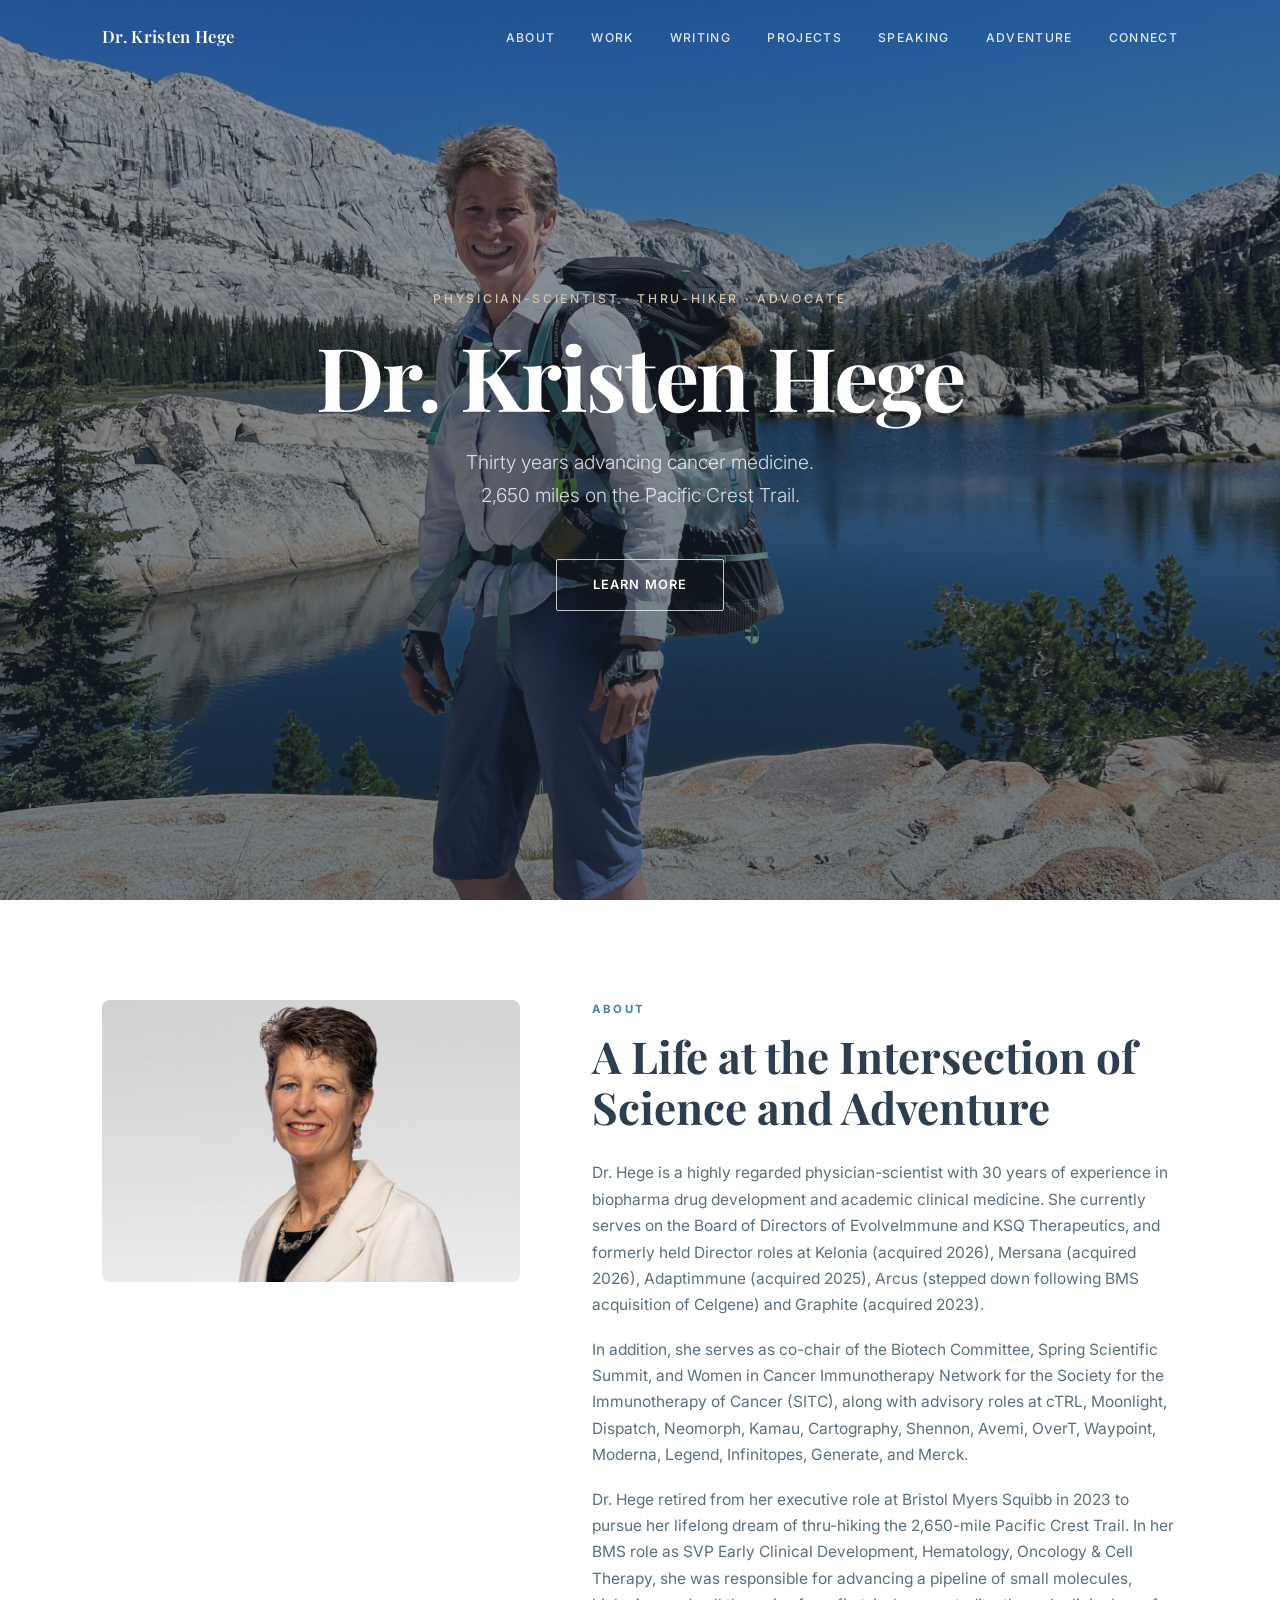
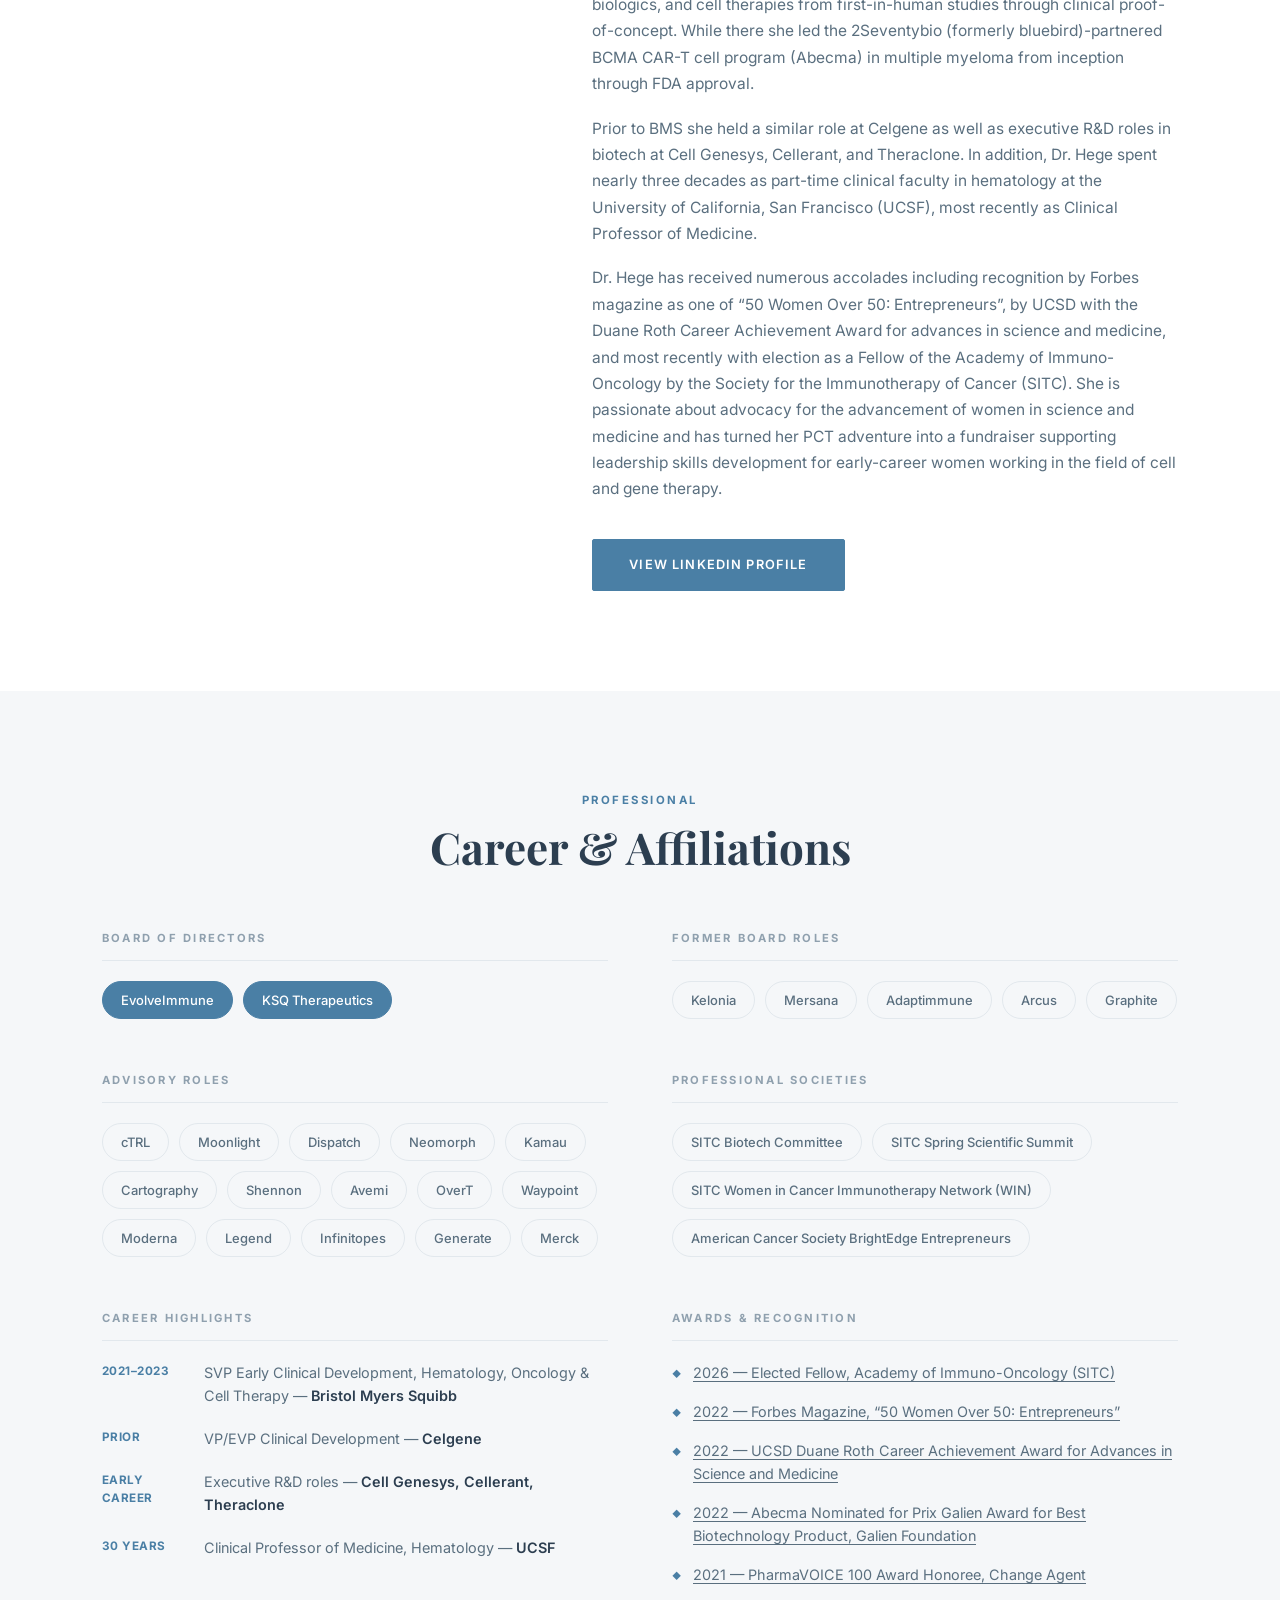
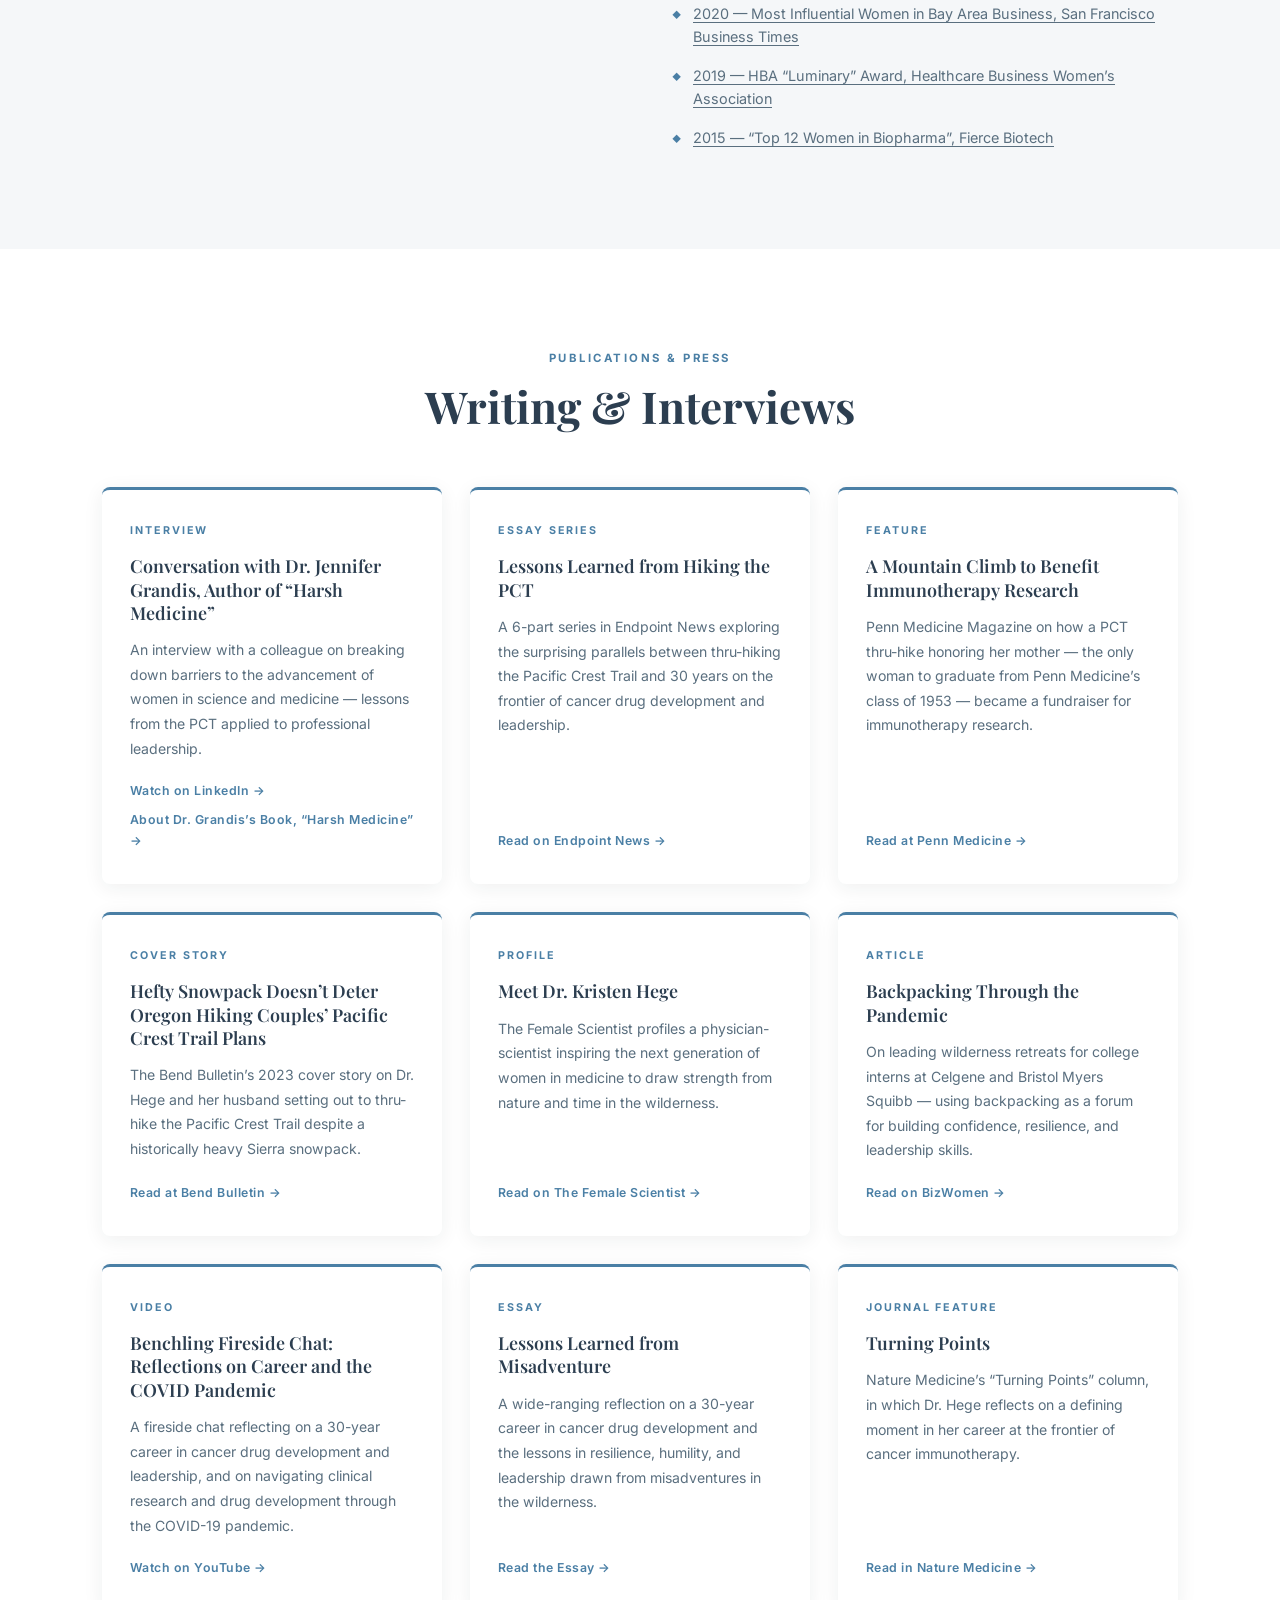
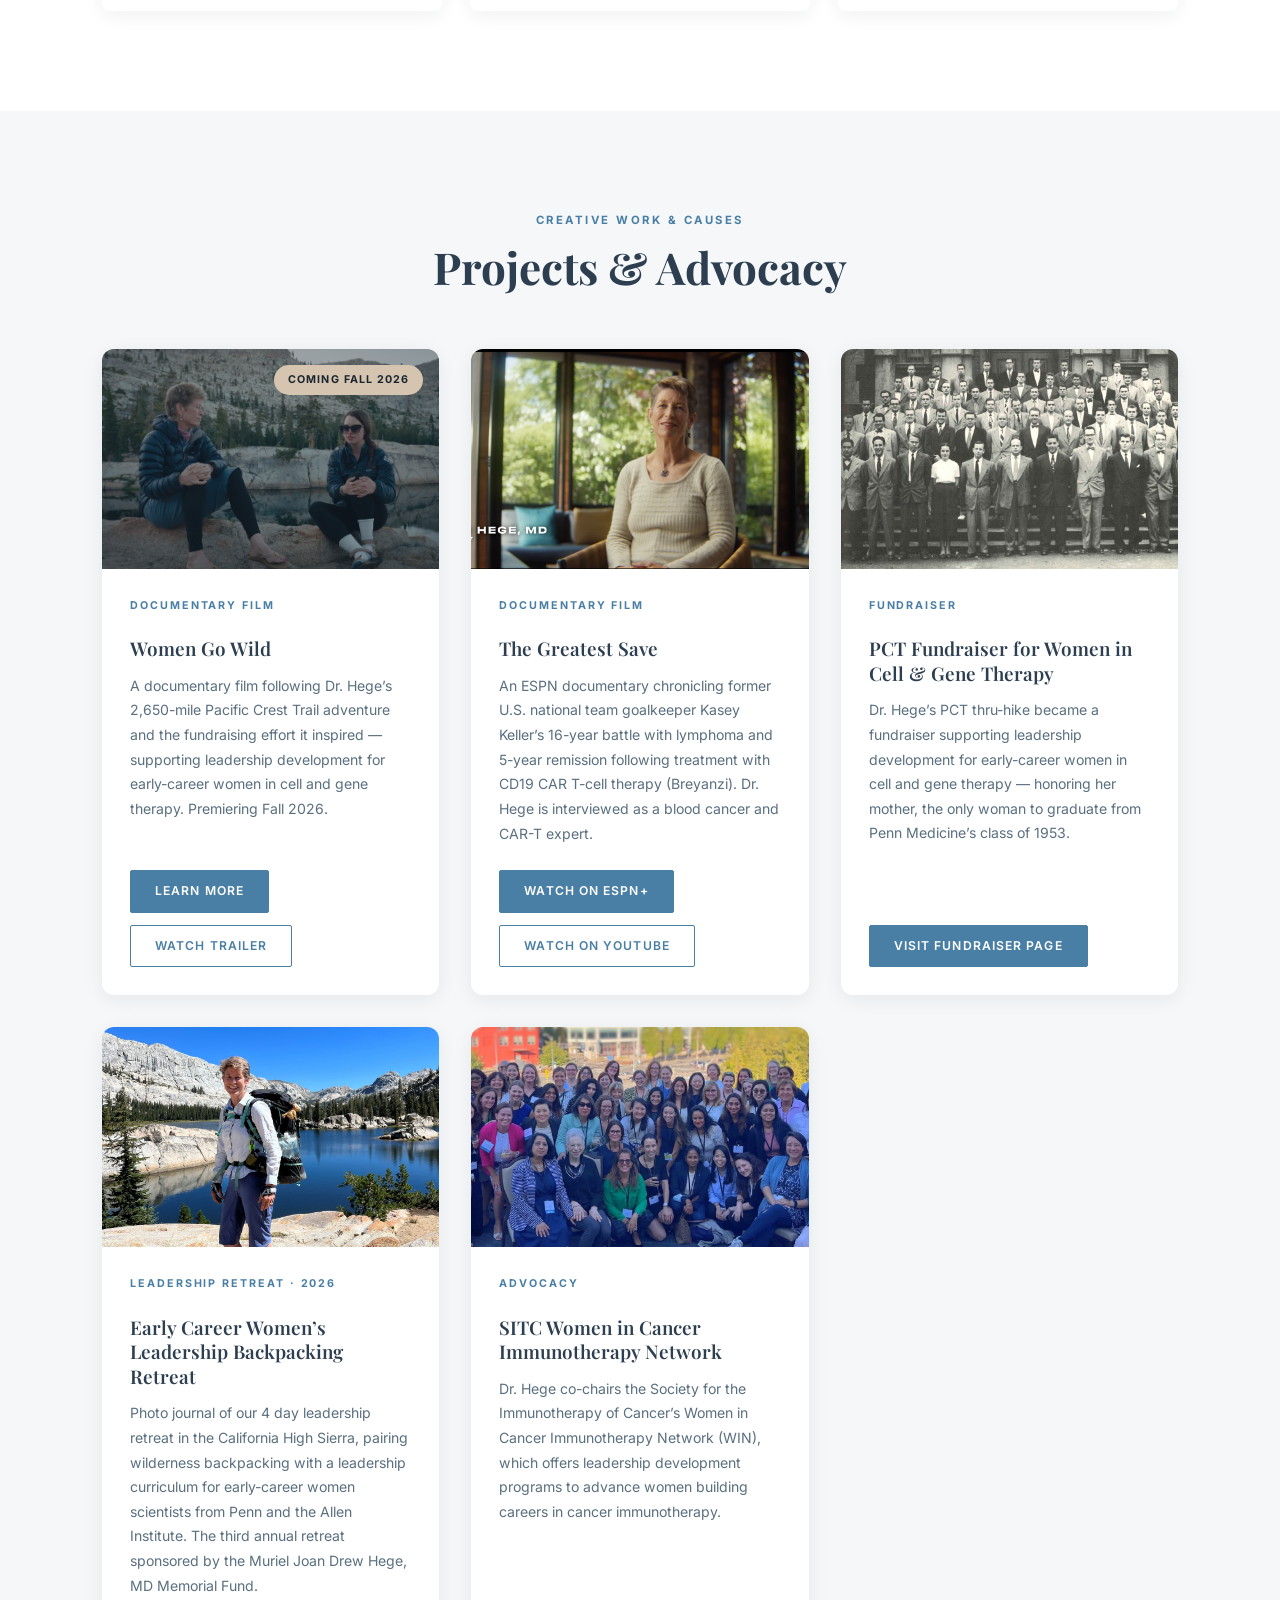
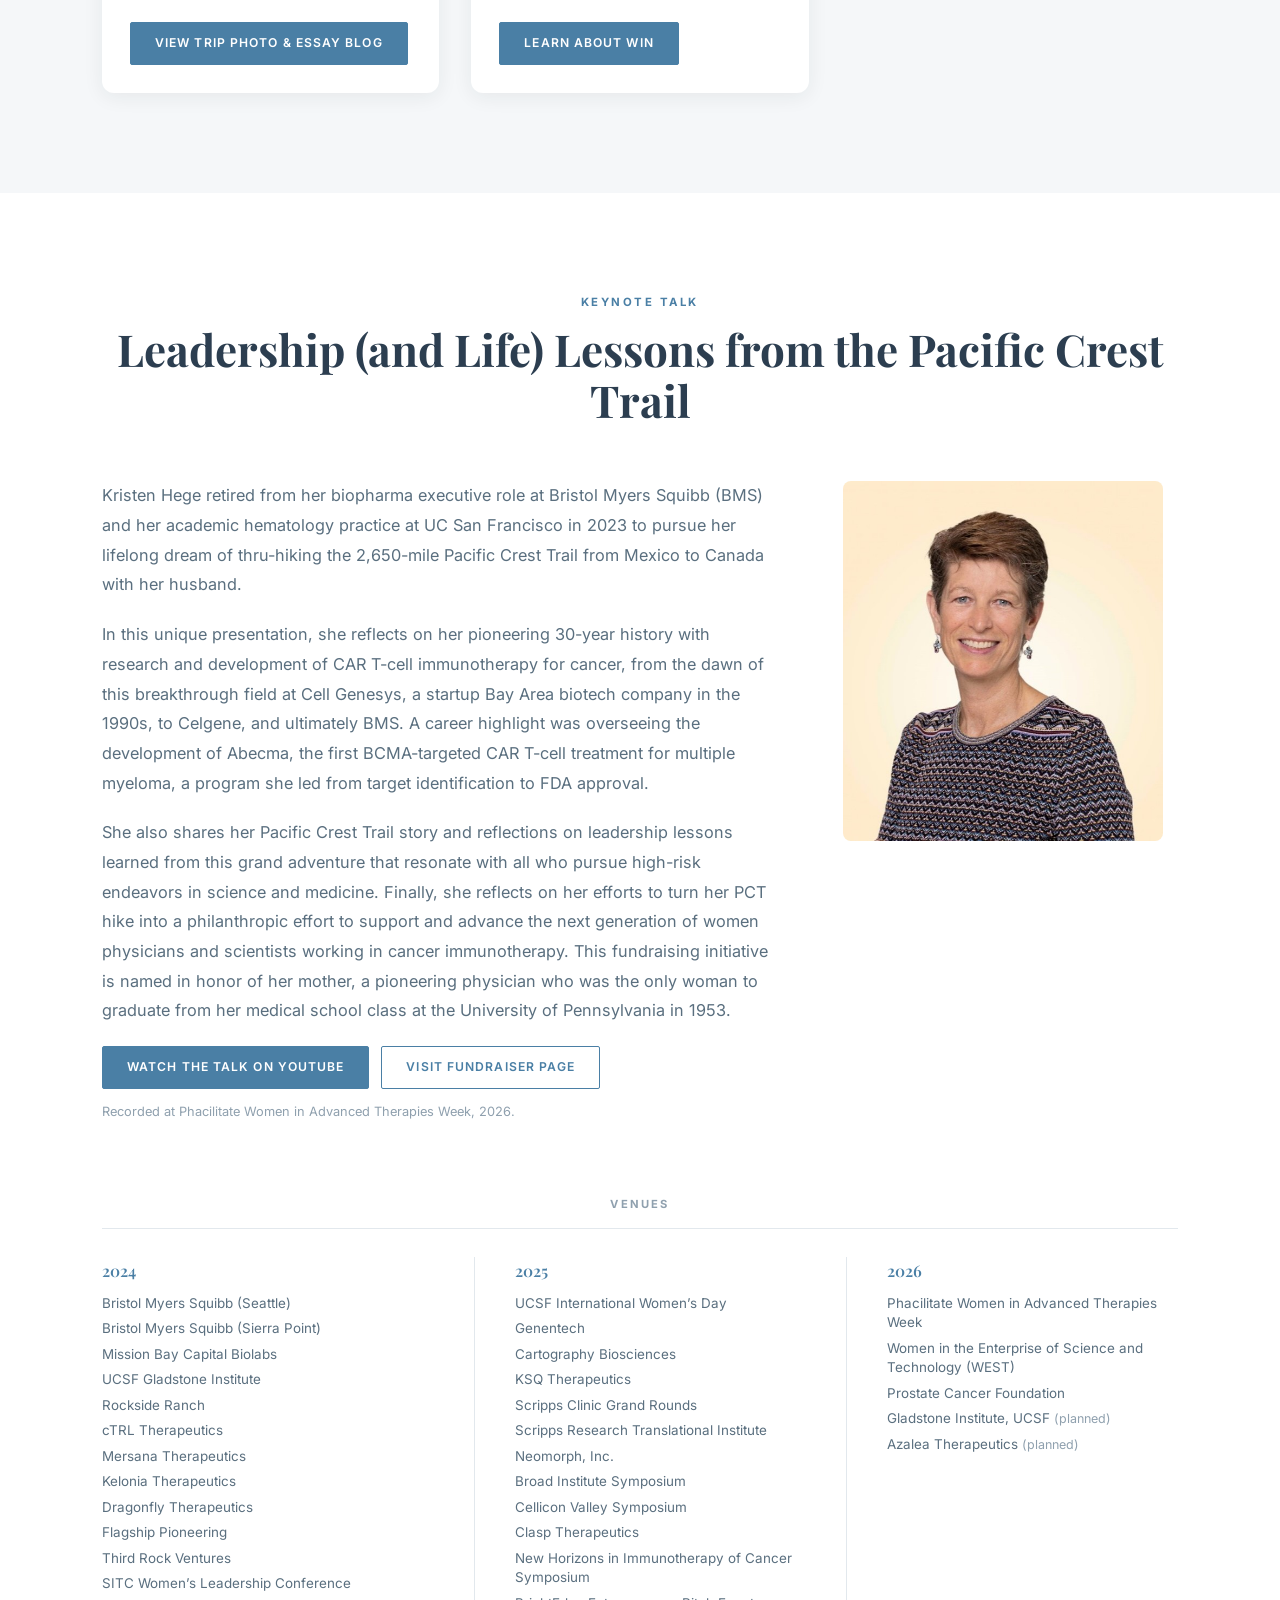
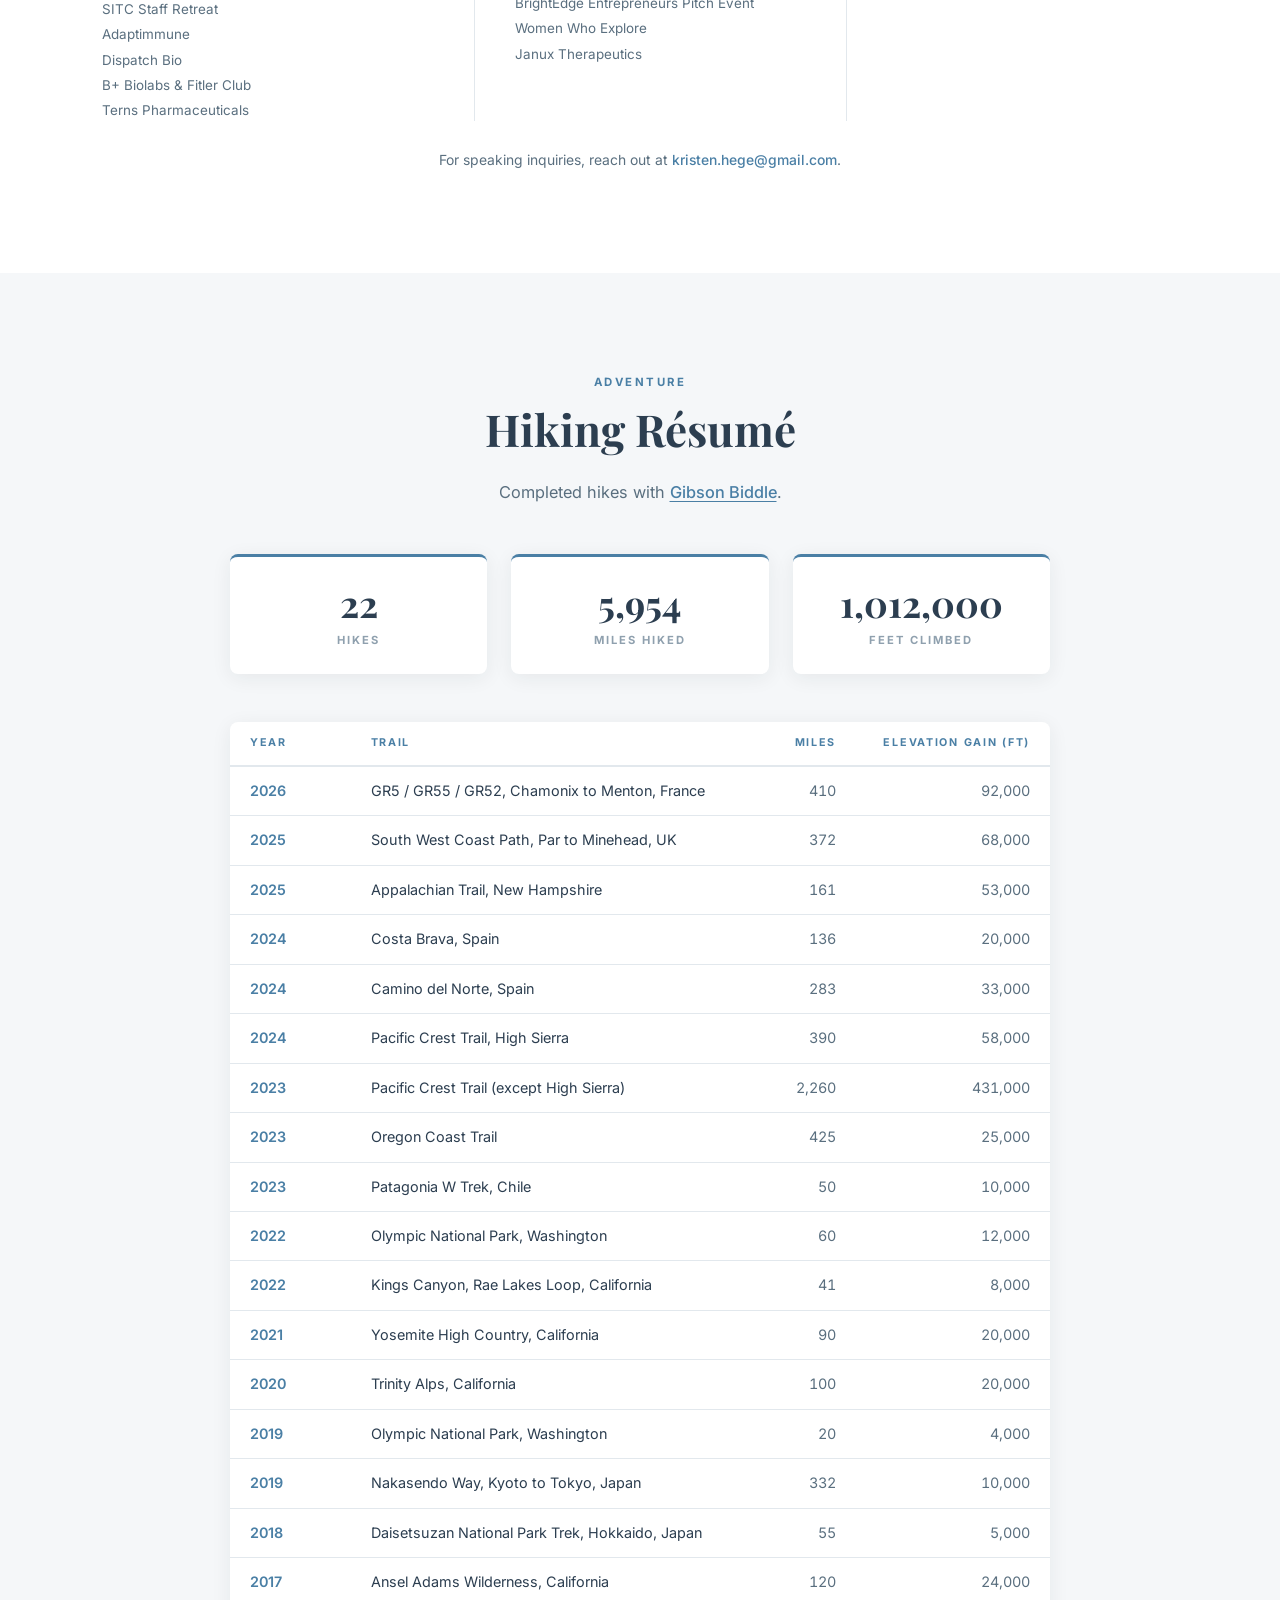
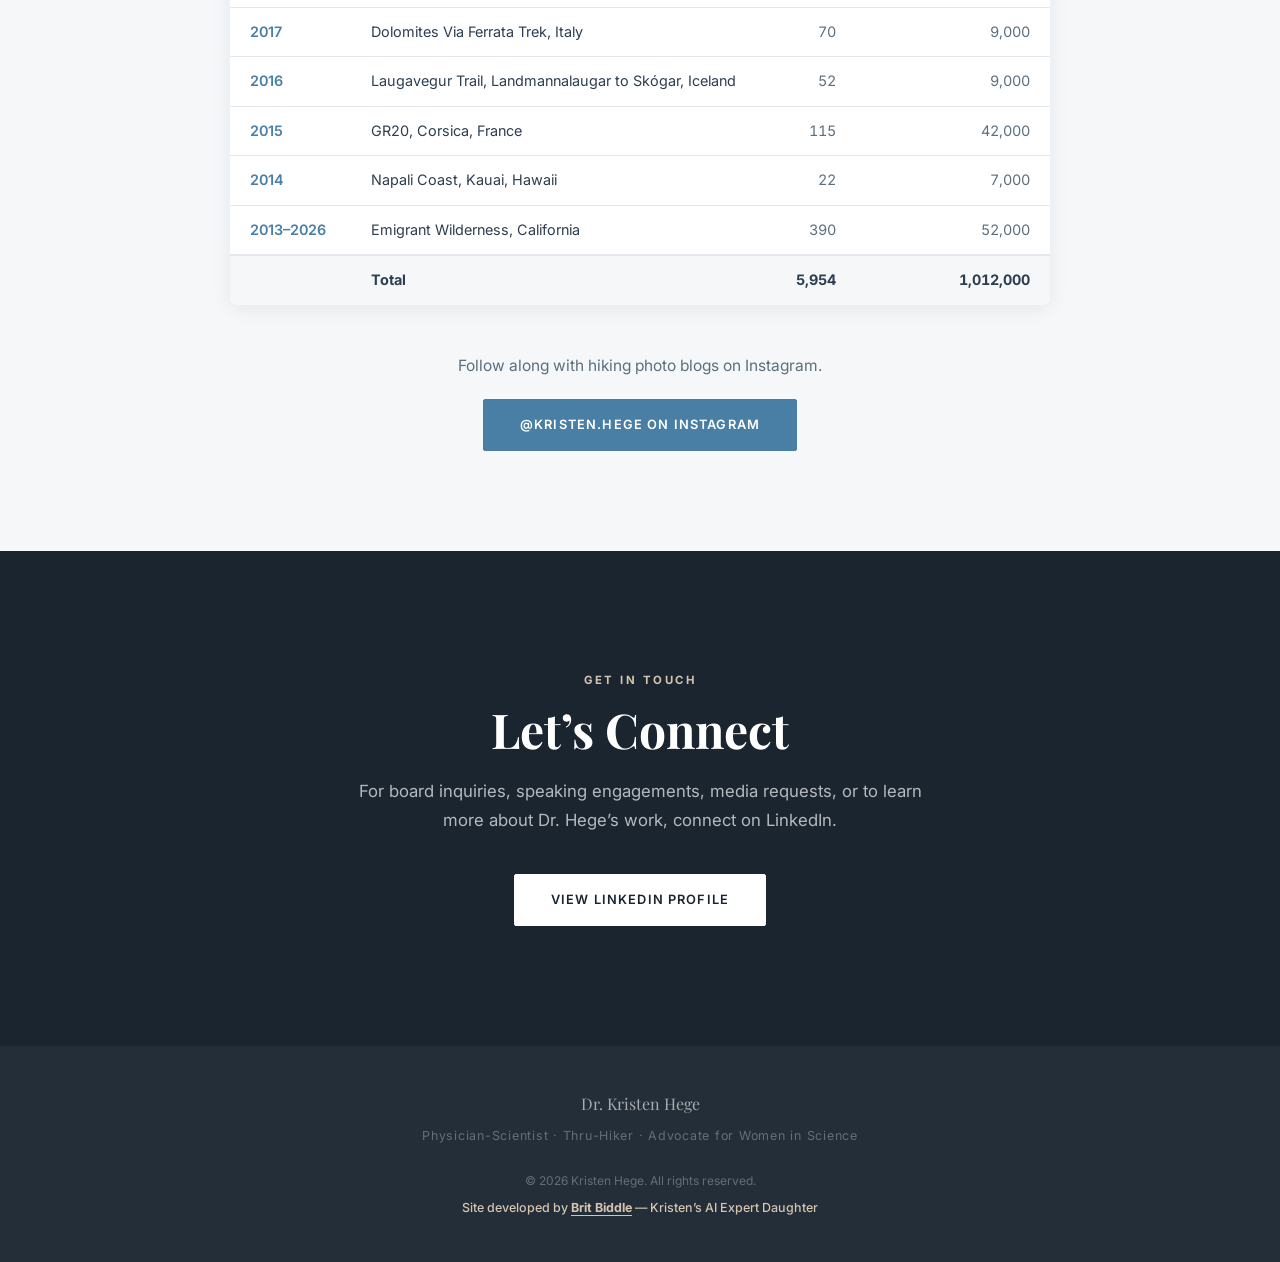
<file: index.html>
<!DOCTYPE html>
<html lang="en">
<head>
  <meta charset="UTF-8">
  <meta name="viewport" content="width=device-width, initial-scale=1.0">
  <title>Dr. Kristen Hege, MD — Physician-Scientist, Biotech Board Director &amp; Thru-Hiker</title>
  <meta name="description" content="Dr. Kristen Hege, MD: physician-scientist and biotech board director with 30 years in cancer drug development, thru-hiker, and advocate for women in science.">
  <link rel="canonical" href="https://kristenhegemd.com/">
  <meta property="og:type" content="profile">
  <meta property="og:url" content="https://kristenhegemd.com/">
  <meta property="og:site_name" content="Dr. Kristen Hege">
  <meta property="og:title" content="Dr. Kristen Hege, MD">
  <meta property="og:description" content="Physician-scientist, biotech board director, Pacific Crest Trail thru-hiker, and advocate for women in science and medicine.">
  <meta property="og:image" content="https://kristenhegemd.com/images/kristen-hege-hero-1-920x620.jpg">
  <meta property="og:image:width" content="920">
  <meta property="og:image:height" content="620">
  <meta property="og:image:alt" content="Dr. Kristen Hege">
  <meta property="profile:first_name" content="Kristen">
  <meta property="profile:last_name" content="Hege">
  <meta name="twitter:card" content="summary_large_image">
  <meta name="twitter:title" content="Dr. Kristen Hege, MD">
  <meta name="twitter:description" content="Physician-scientist, biotech board director, Pacific Crest Trail thru-hiker, and advocate for women in science and medicine.">
  <meta name="twitter:image" content="https://kristenhegemd.com/images/kristen-hege-hero-1-920x620.jpg">
  <script type="application/ld+json">
  {
    "@context": "https://schema.org",
    "@type": "Person",
    "@id": "https://kristenhegemd.com/#person",
    "name": "Kristen Hege",
    "honorificPrefix": "Dr.",
    "honorificSuffix": "MD",
    "url": "https://kristenhegemd.com/",
    "image": "https://kristenhegemd.com/images/kristen-hege-hero-1-920x620.jpg",
    "jobTitle": "Physician-Scientist and Biotech Board Director",
    "description": "Physician-scientist with 30 years of experience in biopharma drug development and academic clinical medicine, former SVP Early Clinical Development at Bristol Myers Squibb, Pacific Crest Trail thru-hiker, and advocate for women in science and medicine.",
    "knowsAbout": ["Cancer immunotherapy", "CAR T-cell therapy", "Hematology", "Oncology drug development", "Clinical development", "Leadership", "Thru-hiking"],
    "memberOf": {
      "@type": "Organization",
      "name": "Society for Immunotherapy of Cancer",
      "url": "https://www.sitcancer.org/"
    },
    "award": [
      "Fellow, Academy of Immuno-Oncology, Society for Immunotherapy of Cancer (2026)",
      "Forbes 50 Women Over 50: Entrepreneurs (2022)",
      "UCSD Duane Roth Career Achievement Award (2022)",
      "HBA Luminary Award, Healthcare Businesswomen's Association (2019)"
    ],
    "sameAs": [
      "https://www.linkedin.com/in/kristen-hege-15aa203/",
      "https://www.instagram.com/kristen.hege/",
      "https://www.forbes.com/profile/kristen-hege/"
    ]
  }
  </script>
  <link rel="preconnect" href="https://fonts.googleapis.com">
  <link rel="preconnect" href="https://fonts.gstatic.com" crossorigin>
  <link href="https://fonts.googleapis.com/css2?family=Playfair+Display:ital,wght@0,400;0,600;0,700;1,400&family=Inter:wght@300;400;500;600&display=swap" rel="stylesheet">
  <link rel="stylesheet" href="style.css">
</head>
<body>

  <!-- NAV -->
  <nav class="nav" id="nav">
    <div class="nav-inner">
      <a href="#hero" class="nav-brand">Dr. Kristen Hege</a>
      <button class="nav-toggle" id="navToggle" aria-label="Toggle navigation">
        <span class="hamburger-line"></span>
        <span class="hamburger-line"></span>
        <span class="hamburger-line"></span>
      </button>
      <ul class="nav-links" id="navLinks">
        <li><a href="#about">About</a></li>
        <li><a href="#career">Work</a></li>
        <li><a href="#writing">Writing</a></li>
        <li><a href="#projects">Projects</a></li>
        <li><a href="#speaking">Speaking</a></li>
        <li><a href="#adventure">Adventure</a></li>
        <li><a href="#connect">Connect</a></li>
      </ul>
    </div>
  </nav>

  <!-- HERO -->
  <section class="hero" id="hero">
    <div class="hero-content">
      <p class="hero-eyebrow">Physician-Scientist &middot; Thru-Hiker &middot; Advocate</p>
      <h1 class="hero-name">Dr. Kristen Hege</h1>
      <p class="hero-tagline">Thirty years advancing cancer medicine.<br>2,650 miles on the Pacific Crest Trail.</p>
      <a href="#about" class="btn btn-outline">Learn More</a>
    </div>
  </section>

  <!-- ABOUT -->
  <section class="section" id="about">
    <div class="container">
      <div class="about-grid">
        <div class="about-photo-wrap">
          <img class="about-photo" src="images/kristen-hege-hero-1-920x620.jpg" alt="Dr. Kristen Hege">
        </div>
        <div class="about-body">
          <p class="section-label">About</p>
          <h2 class="section-title">A Life at the Intersection of Science and Adventure</h2>
          <div class="about-text">
            <p>Dr. Hege is a highly regarded physician-scientist with 30 years of experience in biopharma drug development and academic clinical medicine. She currently serves on the Board of Directors of EvolveImmune and KSQ Therapeutics, and formerly held Director roles at Kelonia (acquired 2026), Mersana (acquired 2026), Adaptimmune (acquired 2025), Arcus (stepped down following BMS acquisition of Celgene) and Graphite (acquired 2023).</p>
            <p>In addition, she serves as co-chair of the Biotech Committee, Spring Scientific Summit, and Women in Cancer Immunotherapy Network for the Society for the Immunotherapy of Cancer (SITC), along with advisory roles at cTRL, Moonlight, Dispatch, Neomorph, Kamau, Cartography, Shennon, Avemi, OverT, Waypoint, Moderna, Legend, Infinitopes, Generate, and Merck.</p>
            <p>Dr. Hege retired from her executive role at Bristol Myers Squibb in 2023 to pursue her lifelong dream of thru-hiking the 2,650-mile Pacific Crest Trail. In her BMS role as SVP Early Clinical Development, Hematology, Oncology &amp; Cell Therapy, she was responsible for advancing a pipeline of small molecules, biologics, and cell therapies from first-in-human studies through clinical proof-of-concept. While there she led the 2Seventybio (formerly bluebird)-partnered BCMA CAR-T cell program (Abecma) in multiple myeloma from inception through FDA approval.</p>
            <p>Prior to BMS she held a similar role at Celgene as well as executive R&amp;D roles in biotech at Cell Genesys, Cellerant, and Theraclone. In addition, Dr. Hege spent nearly three decades as part-time clinical faculty in hematology at the University of California, San Francisco (UCSF), most recently as Clinical Professor of Medicine.</p>
            <p>Dr. Hege has received numerous accolades including recognition by Forbes magazine as one of &#8220;50 Women Over 50: Entrepreneurs&#8221;, by UCSD with the Duane Roth Career Achievement Award for advances in science and medicine, and most recently with election as a Fellow of the Academy of Immuno-Oncology by the Society for the Immunotherapy of Cancer (SITC). She is passionate about advocacy for the advancement of women in science and medicine and has turned her PCT adventure into a fundraiser supporting leadership skills development for early-career women working in the field of cell and gene therapy.</p>
          </div>
          <a href="https://www.linkedin.com/in/kristen-hege-15aa203/" target="_blank" rel="noopener" class="btn btn-primary">View LinkedIn Profile</a>
        </div>
      </div>
    </div>
  </section>

  <!-- CAREER -->
  <section class="section section-alt" id="career">
    <div class="container">
      <p class="section-label section-label-center">Professional</p>
      <h2 class="section-title section-title-center">Career &amp; Affiliations</h2>
      <div class="career-grid">

        <div class="career-block">
          <h3 class="career-block-title">Board of Directors</h3>
          <div class="pill-group">
            <a class="pill pill-accent" href="https://evolveimmune.com/" target="_blank" rel="noopener">EvolveImmune</a>
            <a class="pill pill-accent" href="https://ksqtx.com/" target="_blank" rel="noopener">KSQ Therapeutics</a>
          </div>
        </div>

        <div class="career-block">
          <h3 class="career-block-title">Former Board Roles</h3>
          <div class="pill-group">
            <a class="pill" href="https://keloniatx.com/" target="_blank" rel="noopener">Kelonia</a>
            <a class="pill" href="https://www.linkedin.com/company/mersana-therapeutics/" target="_blank" rel="noopener">Mersana</a>
            <a class="pill" href="https://www.adaptimmune.com/" target="_blank" rel="noopener">Adaptimmune</a>
            <a class="pill" href="https://arcusbio.com/" target="_blank" rel="noopener">Arcus</a>
            <a class="pill" href="https://www.biospace.com/employer/2232534/graphite-bio" target="_blank" rel="noopener">Graphite</a>
          </div>
        </div>

        <div class="career-block">
          <h3 class="career-block-title">Advisory Roles</h3>
          <div class="pill-group">
            <a class="pill" href="https://www.ctrl-tx.com/" target="_blank" rel="noopener">cTRL</a>
            <a class="pill" href="https://moonlightbio.us/" target="_blank" rel="noopener">Moonlight</a>
            <a class="pill" href="https://dispatchbio.com/" target="_blank" rel="noopener">Dispatch</a>
            <a class="pill" href="https://www.neomorph.com/" target="_blank" rel="noopener">Neomorph</a>
            <a class="pill" href="https://kamautx.com/" target="_blank" rel="noopener">Kamau</a>
            <a class="pill" href="https://cartography.bio/" target="_blank" rel="noopener">Cartography</a>
            <a class="pill" href="https://www.shennonbio.com/" target="_blank" rel="noopener">Shennon</a>
            <a class="pill" href="https://www.avemibio.com/" target="_blank" rel="noopener">Avemi</a>
            <a class="pill" href="https://www.overt.bio/" target="_blank" rel="noopener">OverT</a>
            <a class="pill" href="https://www.waypointbio.com/" target="_blank" rel="noopener">Waypoint</a>
            <a class="pill" href="https://www.moderna.com/" target="_blank" rel="noopener">Moderna</a>
            <a class="pill" href="https://legendbiotech.com/" target="_blank" rel="noopener">Legend</a>
            <a class="pill" href="https://www.infinitopes.com/" target="_blank" rel="noopener">Infinitopes</a>
            <a class="pill" href="https://generatebiomedicines.com/" target="_blank" rel="noopener">Generate</a>
            <a class="pill" href="https://www.merck.com/" target="_blank" rel="noopener">Merck</a>
          </div>
        </div>

        <div class="career-block">
          <h3 class="career-block-title">Professional Societies</h3>
          <div class="pill-group">
            <a class="pill" href="https://www.sitcancer.org/get-involved/communities/community-home?CommunityKey=d3c43c62-4eb6-4321-99e5-018d6604151e" target="_blank" rel="noopener">SITC Biotech Committee</a>
            <a class="pill" href="https://www.sitcancer.org/edu/2027-spring-scientific" target="_blank" rel="noopener">SITC Spring Scientific Summit</a>
            <a class="pill" href="https://www.sitcancer.org/career-development/win" target="_blank" rel="noopener">SITC Women in Cancer Immunotherapy Network (WIN)</a>
            <a class="pill" href="https://acsbrightedge.org/our-impact/" target="_blank" rel="noopener">American Cancer Society BrightEdge Entrepreneurs</a>
          </div>
        </div>

        <div class="career-block">
          <h3 class="career-block-title">Career Highlights</h3>
          <ul class="career-timeline">
            <li>
              <span class="timeline-year">2021–2023</span>
              <span class="timeline-role">SVP Early Clinical Development, Hematology, Oncology &amp; Cell Therapy &mdash; <strong>Bristol Myers Squibb</strong></span>
            </li>
            <li>
              <span class="timeline-year">Prior</span>
              <span class="timeline-role">VP/EVP Clinical Development &mdash; <strong>Celgene</strong></span>
            </li>
            <li>
              <span class="timeline-year">Early career</span>
              <span class="timeline-role">Executive R&amp;D roles &mdash; <strong>Cell Genesys, Cellerant, Theraclone</strong></span>
            </li>
            <li>
              <span class="timeline-year">30 years</span>
              <span class="timeline-role">Clinical Professor of Medicine, Hematology &mdash; <strong>UCSF</strong></span>
            </li>
          </ul>
        </div>

        <div class="career-block">
          <h3 class="career-block-title">Awards &amp; Recognition</h3>
          <ul class="awards-list">
            <li class="award-item">
              <span class="award-icon">&#9670;</span>
              <a class="award-link" href="https://www.prnewswire.com/news-releases/sitc-announces-2026-class-of-fellows-to-the-academy-of-immuno-oncology-302852945.html" target="_blank" rel="noopener">2026 &mdash; Elected Fellow, Academy of Immuno-Oncology (SITC)</a>
            </li>
            <li class="award-item">
              <span class="award-icon">&#9670;</span>
              <a class="award-link" href="https://www.forbes.com/profile/kristen-hege/" target="_blank" rel="noopener">2022 &mdash; Forbes Magazine, &#8220;50 Women Over 50: Entrepreneurs&#8221;</a>
            </li>
            <li class="award-item">
              <span class="award-icon">&#9670;</span>
              <a class="award-link" href="https://duanerothachievementaward.com/2022-recipient-1" target="_blank" rel="noopener">2022 &mdash; UCSD Duane Roth Career Achievement Award for Advances in Science and Medicine</a>
            </li>
            <li class="award-item">
              <span class="award-icon">&#9670;</span>
              <a class="award-link" href="https://www.galienfoundation.org/week-of-innovation-2022-speakers-biotech" target="_blank" rel="noopener">2022 &mdash; Abecma Nominated for Prix Galien Award for Best Biotechnology Product, Galien Foundation</a>
            </li>
            <li class="award-item">
              <span class="award-icon">&#9670;</span>
              <a class="award-link" href="https://www.pharmavoice.com/news/2021-07-pharmavoice100-change-agents/615809/" target="_blank" rel="noopener">2021 &mdash; PharmaVOICE 100 Award Honoree, Change Agent</a>
            </li>
            <li class="award-item">
              <span class="award-icon">&#9670;</span>
              <a class="award-link" href="https://www.bizjournals.com/sanfrancisco/news/2020/05/18/most-influential-women-bay-area-2020.html" target="_blank" rel="noopener">2020 &mdash; Most Influential Women in Bay Area Business, San Francisco Business Times</a>
            </li>
            <li class="award-item">
              <span class="award-icon">&#9670;</span>
              <a class="award-link" href="https://hbanet.org/our-impact/hba-awards/hba-luminaries/previous-hba-luminaries/2019-hba-luminaries" target="_blank" rel="noopener">2019 &mdash; HBA &#8220;Luminary&#8221; Award, Healthcare Business Women&rsquo;s Association</a>
            </li>
            <li class="award-item">
              <span class="award-icon">&#9670;</span>
              <a class="award-link" href="https://www.fiercebiotech.com/special-report/top-women-biopharma-2015" target="_blank" rel="noopener">2015 &mdash; &#8220;Top 12 Women in Biopharma&#8221;, Fierce Biotech</a>
            </li>
          </ul>
        </div>

      </div>
    </div>
  </section>

  <!-- WRITING & PUBLICATIONS -->
  <section class="section" id="writing">
    <div class="container">
      <p class="section-label section-label-center">Publications &amp; Press</p>
      <h2 class="section-title section-title-center">Writing &amp; Interviews</h2>
      <div class="card-grid">

        <div class="card">
          <span class="card-label">Interview</span>
          <h3 class="card-title">Conversation with Dr. Jennifer Grandis, Author of &#8220;Harsh Medicine&#8221;</h3>
          <p class="card-text">An interview with a colleague on breaking down barriers to the advancement of women in science and medicine &mdash; lessons from the PCT applied to professional leadership.</p>
          <div class="card-link-group">
            <a class="card-link" href="https://www.linkedin.com/posts/jennifer-grandis-md_leadership-lessons-from-the-trail-with-dr-activity-7401666767456296961-ftf6/" target="_blank" rel="noopener">Watch on LinkedIn &rarr;</a>
            <a class="card-link" href="https://jennifergrandis.com/" target="_blank" rel="noopener">About Dr. Grandis&rsquo;s Book, &#8220;Harsh Medicine&#8221; &rarr;</a>
          </div>
        </div>

        <a class="card" href="https://endpoints.news/kristen-hege-reaches-the-end-of-one-trail-and-the-beginning-of-the-next/" target="_blank" rel="noopener">
          <span class="card-label">Essay Series</span>
          <h3 class="card-title">Lessons Learned from Hiking the PCT</h3>
          <p class="card-text">A 6-part series in Endpoint News exploring the surprising parallels between thru-hiking the Pacific Crest Trail and 30 years on the frontier of cancer drug development and leadership.</p>
          <span class="card-link">Read on Endpoint News &rarr;</span>
        </a>

        <a class="card" href="https://www.pennmedicine.org/news/a-mountain-climb-to-benefit-immunotherapy-research-at-penn" target="_blank" rel="noopener">
          <span class="card-label">Feature</span>
          <h3 class="card-title">A Mountain Climb to Benefit Immunotherapy Research</h3>
          <p class="card-text">Penn Medicine Magazine on how a PCT thru-hike honoring her mother &mdash; the only woman to graduate from Penn Medicine&rsquo;s class of 1953 &mdash; became a fundraiser for immunotherapy research.</p>
          <span class="card-link">Read at Penn Medicine &rarr;</span>
        </a>

        <a class="card" href="https://bendbulletin.com/2023/06/23/hefty-snowpack-doesnt-deter-bend-hiking-couples-pacific-crest-trail-plans/" target="_blank" rel="noopener">
          <span class="card-label">Cover Story</span>
          <h3 class="card-title">Hefty Snowpack Doesn&rsquo;t Deter Oregon Hiking Couples&rsquo; Pacific Crest Trail Plans</h3>
          <p class="card-text">The Bend Bulletin&rsquo;s 2023 cover story on Dr. Hege and her husband setting out to thru-hike the Pacific Crest Trail despite a historically heavy Sierra snowpack.</p>
          <span class="card-link">Read at Bend Bulletin &rarr;</span>
        </a>

        <a class="card" href="https://thefemalescientist.com/portrait/kristen-hege-1/3091/meet-dr-kristen-hege-who-is-inspiring-the-next-generation-of-female-physicians-and-scientists-to-gain-strength-from-nature/" target="_blank" rel="noopener">
          <span class="card-label">Profile</span>
          <h3 class="card-title">Meet Dr. Kristen Hege</h3>
          <p class="card-text">The Female Scientist profiles a physician-scientist inspiring the next generation of women in medicine to draw strength from nature and time in the wilderness.</p>
          <span class="card-link">Read on The Female Scientist &rarr;</span>
        </a>

        <a class="card" href="https://www.bizjournals.com/bizwomen/news/latest-news/2022/11/in-her-own-words-dr-kristen-hege-backpacks-throu.html" target="_blank" rel="noopener">
          <span class="card-label">Article</span>
          <h3 class="card-title">Backpacking Through the Pandemic</h3>
          <p class="card-text">On leading wilderness retreats for college interns at Celgene and Bristol Myers Squibb &mdash; using backpacking as a forum for building confidence, resilience, and leadership skills.</p>
          <span class="card-link">Read on BizWomen &rarr;</span>
        </a>

        <a class="card" href="https://www.youtube.com/watch?v=N9LEs94zR0I" target="_blank" rel="noopener">
          <span class="card-label">Video</span>
          <h3 class="card-title">Benchling Fireside Chat: Reflections on Career and the COVID Pandemic</h3>
          <p class="card-text">A fireside chat reflecting on a 30-year career in cancer drug development and leadership, and on navigating clinical research and drug development through the COVID-19 pandemic.</p>
          <span class="card-link">Watch on YouTube &rarr;</span>
        </a>

        <a class="card" href="https://plengegen.com/blog/hege/" target="_blank" rel="noopener">
          <span class="card-label">Essay</span>
          <h3 class="card-title">Lessons Learned from Misadventure</h3>
          <p class="card-text">A wide-ranging reflection on a 30-year career in cancer drug development and the lessons in resilience, humility, and leadership drawn from misadventures in the wilderness.</p>
          <span class="card-link">Read the Essay &rarr;</span>
        </a>

        <a class="card" href="https://www.nature.com/articles/s41591-019-0538-8" target="_blank" rel="noopener">
          <span class="card-label">Journal Feature</span>
          <h3 class="card-title">Turning Points</h3>
          <p class="card-text">Nature Medicine&rsquo;s &#8220;Turning Points&#8221; column, in which Dr. Hege reflects on a defining moment in her career at the frontier of cancer immunotherapy.</p>
          <span class="card-link">Read in Nature Medicine &rarr;</span>
        </a>

      </div>
    </div>
  </section>

  <!-- PROJECTS -->
  <section class="section section-alt" id="projects">
    <div class="container">
      <p class="section-label section-label-center">Creative Work &amp; Causes</p>
      <h2 class="section-title section-title-center">Projects &amp; Advocacy</h2>
      <div class="projects-grid">

        <div class="project-card">
          <div class="project-card-image">
            <img src="images/women_go_wild_frame.webp" alt="Women Go Wild — PCT Documentary">
            <div class="project-card-overlay">
              <span class="coming-soon-badge">Coming Fall 2026</span>
            </div>
          </div>
          <div class="project-card-body">
            <span class="card-label">Documentary Film</span>
            <h3 class="project-card-title">Women Go Wild</h3>
            <p class="card-text">A documentary film following Dr. Hege&rsquo;s 2,650-mile Pacific Crest Trail adventure and the fundraising effort it inspired &mdash; supporting leadership development for early-career women in cell and gene therapy. Premiering Fall 2026.</p>
            <div class="project-card-links">
              <a href="https://www.tell-us.media/women-go-wild" target="_blank" rel="noopener" class="btn btn-primary btn-sm">Learn More</a>
              <a href="https://next.frame.io/share/aa5fe528-2deb-4e48-80b2-826d4b3507d5/view/d5bc57fa-9f46-455d-b152-ce2af136ceb9" target="_blank" rel="noopener" class="btn btn-secondary btn-sm">Watch Trailer</a>
            </div>
          </div>
        </div>

        <div class="project-card">
          <div class="project-card-image">
            <img src="images/espn-the-greatest-save.png" alt="Dr. Kristen Hege in The Greatest Save — ESPN Documentary">
          </div>
          <div class="project-card-body">
            <span class="card-label">Documentary Film</span>
            <h3 class="project-card-title">The Greatest Save</h3>
            <p class="card-text">An ESPN documentary chronicling former U.S. national team goalkeeper Kasey Keller&rsquo;s 16-year battle with lymphoma and 5-year remission following treatment with CD19 CAR T-cell therapy (Breyanzi). Dr. Hege is interviewed as a blood cancer and CAR-T expert.</p>
            <div class="project-card-links">
              <a href="https://www.espn.com/watch/player/_/id/5ef61beb-ba1d-4e3b-963a-6401c2724ee0" target="_blank" rel="noopener" class="btn btn-primary btn-sm">Watch on ESPN+</a>
              <a href="https://youtu.be/V-3oQ7yhd6Y" target="_blank" rel="noopener" class="btn btn-secondary btn-sm">Watch on YouTube</a>
            </div>
          </div>
        </div>

        <div class="project-card">
          <div class="project-card-image">
            <img src="images/penn-med-class-of-1953.jpg" alt="Penn Medicine Class of 1953, with Dr. Muriel Joan Drew Hege, the only woman in the class, in the front row" style="object-position: 30% center;">
          </div>
          <div class="project-card-body">
            <span class="card-label">Fundraiser</span>
            <h3 class="project-card-title">PCT Fundraiser for Women in Cell &amp; Gene Therapy</h3>
            <p class="card-text">Dr. Hege&rsquo;s PCT thru-hike became a fundraiser supporting leadership development for early-career women in cell and gene therapy &mdash; honoring her mother, the only woman to graduate from Penn Medicine&rsquo;s class of 1953.</p>
            <a href="https://socialfundraising.apps.upenn.edu/socialFundraising/jsp/fast.do?fastStart=customTemplate&id=122889177" target="_blank" rel="noopener" class="btn btn-primary btn-sm">Visit Fundraiser Page</a>
          </div>
        </div>

        <div class="project-card">
          <div class="project-card-image">
            <img src="images/Kristen-Hege-2.jpg" alt="2026 Early Career Women's Leadership Backpacking Retreat">
          </div>
          <div class="project-card-body">
            <span class="card-label">Leadership Retreat &middot; 2026</span>
            <h3 class="project-card-title">Early Career Women&rsquo;s Leadership Backpacking Retreat</h3>
            <p class="card-text">Photo journal of our 4 day leadership retreat in the California High Sierra, pairing wilderness backpacking with a leadership curriculum for early-career women scientists from Penn and the Allen Institute. The third annual retreat sponsored by the Muriel Joan Drew Hege, MD Memorial Fund.</p>
            <a href="https://photos.app.goo.gl/MKWazqzgdrQnAPXQ6" target="_blank" rel="noopener" class="btn btn-primary btn-sm">View Trip Photo &amp; Essay Blog</a>
          </div>
        </div>

        <div class="project-card">
          <div class="project-card-image">
            <img src="images/sitc-win-group.jpg" alt="Members of the SITC Women in Cancer Immunotherapy Network">
          </div>
          <div class="project-card-body">
            <span class="card-label">Advocacy</span>
            <h3 class="project-card-title">SITC Women in Cancer Immunotherapy Network</h3>
            <p class="card-text">Dr. Hege co-chairs the Society for the Immunotherapy of Cancer&rsquo;s Women in Cancer Immunotherapy Network (WIN), which offers leadership development programs to advance women building careers in cancer immunotherapy.</p>
            <a href="https://www.sitcancer.org/career-development/win" target="_blank" rel="noopener" class="btn btn-primary btn-sm">Learn About WIN</a>
          </div>
        </div>

      </div>
    </div>
  </section>

  <!-- SPEAKING -->
  <section class="section" id="speaking">
    <div class="container">
      <p class="section-label section-label-center">Keynote Talk</p>
      <h2 class="section-title section-title-center">Leadership (and Life) Lessons from the Pacific Crest Trail</h2>
      <div class="speaking-intro-full">
        <div class="speaking-intro-text">
          <p class="speaking-text">Kristen Hege retired from her biopharma executive role at Bristol Myers Squibb (BMS) and her academic hematology practice at UC San Francisco in 2023 to pursue her lifelong dream of thru-hiking the 2,650-mile Pacific Crest Trail from Mexico to Canada with her husband.</p>
          <p class="speaking-text">In this unique presentation, she reflects on her pioneering 30-year history with research and development of CAR T-cell immunotherapy for cancer, from the dawn of this breakthrough field at Cell Genesys, a startup Bay Area biotech company in the 1990s, to Celgene, and ultimately BMS. A career highlight was overseeing the development of Abecma, the first BCMA-targeted CAR T-cell treatment for multiple myeloma, a program she led from target identification to FDA approval.</p>
          <p class="speaking-text">She also shares her Pacific Crest Trail story and reflections on leadership lessons learned from this grand adventure that resonate with all who pursue high-risk endeavors in science and medicine. Finally, she reflects on her efforts to turn her PCT hike into a philanthropic effort to support and advance the next generation of women physicians and scientists working in cancer immunotherapy. This fundraising initiative is named in honor of her mother, a pioneering physician who was the only woman to graduate from her medical school class at the University of Pennsylvania in 1953.</p>
          <div class="speaking-links">
            <a href="https://www.youtube.com/watch?v=gUHgWSU2B3Y" target="_blank" rel="noopener" class="btn btn-primary btn-sm">Watch the Talk on YouTube</a>
            <a href="https://socialfundraising.apps.upenn.edu/socialFundraising/jsp/fast.do?fastStart=customTemplate&id=122889177" target="_blank" rel="noopener" class="btn btn-secondary btn-sm">Visit Fundraiser Page</a>
          </div>
          <p class="speaking-video-note">Recorded at Phacilitate Women in Advanced Therapies Week, 2026.</p>
        </div>
        <img class="speaking-photo" src="images/Kristen-Hege-v2.jpg" alt="Dr. Kristen Hege">
      </div>

      <div class="speaking-venues-full">
        <h3 class="speaking-venues-title">Venues</h3>
        <!-- UPDATE THIS LIST as new speaking engagements are confirmed -->

        <div class="venue-columns">
          <div class="venue-year-column">
            <h4 class="venue-year-heading">2024</h4>
            <ul class="venue-list-compact">
              <li>Bristol Myers Squibb (Seattle)</li>
              <li>Bristol Myers Squibb (Sierra Point)</li>
              <li>Mission Bay Capital Biolabs</li>
              <li>UCSF Gladstone Institute</li>
              <li>Rockside Ranch</li>
              <li>cTRL Therapeutics</li>
              <li>Mersana Therapeutics</li>
              <li>Kelonia Therapeutics</li>
              <li>Dragonfly Therapeutics</li>
              <li>Flagship Pioneering</li>
              <li>Third Rock Ventures</li>
              <li>SITC Women&rsquo;s Leadership Conference</li>
              <li>SITC Staff Retreat</li>
              <li>Adaptimmune</li>
              <li>Dispatch Bio</li>
              <li>B+ Biolabs &amp; Fitler Club</li>
              <li>Terns Pharmaceuticals</li>
            </ul>
          </div>

          <div class="venue-year-column">
            <h4 class="venue-year-heading">2025</h4>
            <ul class="venue-list-compact">
              <li>UCSF International Women&rsquo;s Day</li>
              <li>Genentech</li>
              <li>Cartography Biosciences</li>
              <li>KSQ Therapeutics</li>
              <li>Scripps Clinic Grand Rounds</li>
              <li>Scripps Research Translational Institute</li>
              <li>Neomorph, Inc.</li>
              <li>Broad Institute Symposium</li>
              <li>Cellicon Valley Symposium</li>
              <li>Clasp Therapeutics</li>
              <li>New Horizons in Immunotherapy of Cancer Symposium</li>
              <li>BrightEdge Entrepreneurs Pitch Event</li>
              <li>Women Who Explore</li>
              <li>Janux Therapeutics</li>
            </ul>
          </div>

          <div class="venue-year-column">
            <h4 class="venue-year-heading">2026</h4>
            <ul class="venue-list-compact">
              <li>Phacilitate Women in Advanced Therapies Week</li>
              <li>Women in the Enterprise of Science and Technology (WEST)</li>
              <li>Prostate Cancer Foundation</li>
              <li>Gladstone Institute, UCSF <em>(planned)</em></li>
              <li>Azalea Therapeutics <em>(planned)</em></li>
            </ul>
          </div>
        </div>

        <p class="venues-note">For speaking inquiries, reach out at <a href="mailto:kristen.hege@gmail.com">kristen.hege@gmail.com</a>.</p>
      </div>
    </div>
  </section>

  <!-- ADVENTURE -->
  <section class="section section-alt" id="adventure">
    <div class="container">
      <p class="section-label section-label-center">Adventure</p>
      <h2 class="section-title section-title-center">Hiking R&eacute;sum&eacute;</h2>
      <p class="adventure-intro">Completed hikes with <a href="https://www.gibsonbiddle.com/" target="_blank" rel="noopener">Gibson Biddle</a>.</p>

      <div class="hike-stats">
        <div class="hike-stat">
          <span class="hike-stat-value">22</span>
          <span class="hike-stat-label">Hikes</span>
        </div>
        <div class="hike-stat">
          <span class="hike-stat-value">5,954</span>
          <span class="hike-stat-label">Miles hiked</span>
        </div>
        <div class="hike-stat">
          <span class="hike-stat-value">1,012,000</span>
          <span class="hike-stat-label">Feet climbed</span>
        </div>
      </div>

      <!-- UPDATE THIS TABLE as new hikes are completed (and update the totals above) -->
      <div class="hike-table-wrap">
        <table class="hike-table">
          <thead>
            <tr>
              <th scope="col">Year</th>
              <th scope="col">Trail</th>
              <th scope="col" class="num">Miles</th>
              <th scope="col" class="num">Elevation Gain (ft)</th>
            </tr>
          </thead>
          <tbody>
            <tr><td>2026</td><td>GR5 / GR55 / GR52, Chamonix to Menton, France</td><td class="num">410</td><td class="num">92,000</td></tr>
            <tr><td>2025</td><td>South West Coast Path, Par to Minehead, UK</td><td class="num">372</td><td class="num">68,000</td></tr>
            <tr><td>2025</td><td>Appalachian Trail, New Hampshire</td><td class="num">161</td><td class="num">53,000</td></tr>
            <tr><td>2024</td><td>Costa Brava, Spain</td><td class="num">136</td><td class="num">20,000</td></tr>
            <tr><td>2024</td><td>Camino del Norte, Spain</td><td class="num">283</td><td class="num">33,000</td></tr>
            <tr><td>2024</td><td>Pacific Crest Trail, High Sierra</td><td class="num">390</td><td class="num">58,000</td></tr>
            <tr><td>2023</td><td>Pacific Crest Trail (except High Sierra)</td><td class="num">2,260</td><td class="num">431,000</td></tr>
            <tr><td>2023</td><td>Oregon Coast Trail</td><td class="num">425</td><td class="num">25,000</td></tr>
            <tr><td>2023</td><td>Patagonia W Trek, Chile</td><td class="num">50</td><td class="num">10,000</td></tr>
            <tr><td>2022</td><td>Olympic National Park, Washington</td><td class="num">60</td><td class="num">12,000</td></tr>
            <tr><td>2022</td><td>Kings Canyon, Rae Lakes Loop, California</td><td class="num">41</td><td class="num">8,000</td></tr>
            <tr><td>2021</td><td>Yosemite High Country, California</td><td class="num">90</td><td class="num">20,000</td></tr>
            <tr><td>2020</td><td>Trinity Alps, California</td><td class="num">100</td><td class="num">20,000</td></tr>
            <tr><td>2019</td><td>Olympic National Park, Washington</td><td class="num">20</td><td class="num">4,000</td></tr>
            <tr><td>2019</td><td>Nakasendo Way, Kyoto to Tokyo, Japan</td><td class="num">332</td><td class="num">10,000</td></tr>
            <tr><td>2018</td><td>Daisetsuzan National Park Trek, Hokkaido, Japan</td><td class="num">55</td><td class="num">5,000</td></tr>
            <tr><td>2017</td><td>Ansel Adams Wilderness, California</td><td class="num">120</td><td class="num">24,000</td></tr>
            <tr><td>2017</td><td>Dolomites Via Ferrata Trek, Italy</td><td class="num">70</td><td class="num">9,000</td></tr>
            <tr><td>2016</td><td>Laugavegur Trail, Landmannalaugar to Sk&oacute;gar, Iceland</td><td class="num">52</td><td class="num">9,000</td></tr>
            <tr><td>2015</td><td>GR20, Corsica, France</td><td class="num">115</td><td class="num">42,000</td></tr>
            <tr><td>2014</td><td>Napali Coast, Kauai, Hawaii</td><td class="num">22</td><td class="num">7,000</td></tr>
            <tr><td>2013&ndash;2026</td><td>Emigrant Wilderness, California</td><td class="num">390</td><td class="num">52,000</td></tr>
          </tbody>
          <tfoot>
            <tr><td></td><td>Total</td><td class="num">5,954</td><td class="num">1,012,000</td></tr>
          </tfoot>
        </table>
      </div>

      <div class="adventure-cta">
        <p>Follow along with hiking photo blogs on Instagram.</p>
        <a href="https://www.instagram.com/kristen.hege/" target="_blank" rel="noopener" class="btn btn-primary">@kristen.hege on Instagram</a>
      </div>
    </div>
  </section>

  <!-- CONNECT -->
  <section class="section section-dark" id="connect">
    <div class="container">
      <div class="connect-content">
        <p class="section-label section-label-center section-label-light">Get in Touch</p>
        <h2 class="connect-title">Let&rsquo;s Connect</h2>
        <p class="connect-text">For board inquiries, speaking engagements, media requests, or to learn more about Dr. Hege&rsquo;s work, connect on LinkedIn.</p>
        <a href="https://www.linkedin.com/in/kristen-hege-15aa203/" target="_blank" rel="noopener" class="btn btn-white">View LinkedIn Profile</a>
      </div>
    </div>
  </section>

  <!-- FOOTER -->
  <footer class="footer">
    <div class="container">
      <p class="footer-name">Dr. Kristen Hege</p>
      <p class="footer-tagline">Physician-Scientist &middot; Thru-Hiker &middot; Advocate for Women in Science</p>
      <p class="footer-copyright">&copy; 2026 Kristen Hege. All rights reserved.</p>
      <p class="footer-credit">Site developed by <a href="https://www.linkedin.com/in/brit-biddle-96659288/" target="_blank" rel="noopener">Brit Biddle</a> &mdash; Kristen&rsquo;s AI Expert Daughter</p>
    </div>
  </footer>

  <script src="main.js"></script>
</body>
</html>
</file>
<file: style.css>
/* ============================================
   VARIABLES & RESET
   ============================================ */
:root {
  --color-bg: #f5f7f9;
  --color-white: #ffffff;
  --color-text: #2c3e50;
  --color-text-light: #5a6f7f;
  --color-accent: #4a7fa5;
  --color-accent-dark: #3a6485;
  --color-secondary: #8fa0ae;
  --color-highlight: #d4c4b0;
  --color-dark: #1a2530;
  --color-dark-2: #242e38;
  --color-border: #e2e8ed;

  --font-heading: 'Playfair Display', Georgia, serif;
  --font-body: 'Inter', system-ui, -apple-system, sans-serif;

  --max-width: 1140px;
  --section-y: 100px;
  --radius: 8px;
  --radius-lg: 12px;
  --shadow: 0 4px 20px rgba(26, 37, 48, 0.07);
  --shadow-hover: 0 10px 36px rgba(26, 37, 48, 0.14);
  --transition: all 0.25s ease;
}

*, *::before, *::after { box-sizing: border-box; margin: 0; padding: 0; }
html { scroll-behavior: smooth; }
body {
  font-family: var(--font-body);
  color: var(--color-text);
  background: var(--color-white);
  line-height: 1.7;
  -webkit-font-smoothing: antialiased;
}
img { max-width: 100%; height: auto; display: block; }
a { color: inherit; text-decoration: none; }
ul { list-style: none; }

/* ============================================
   LAYOUT
   ============================================ */
.container {
  max-width: var(--max-width);
  margin: 0 auto;
  padding: 0 32px;
}

.section {
  padding: var(--section-y) 0;
  background: var(--color-white);
}
.section-alt  { background: var(--color-bg); }
.section-dark { background: var(--color-dark); }

.section-label {
  display: block;
  font-size: 0.71rem;
  font-weight: 700;
  letter-spacing: 0.22em;
  text-transform: uppercase;
  color: var(--color-accent);
  margin-bottom: 12px;
}
.section-label-center { text-align: center; }
.section-label-light  { color: var(--color-highlight); }

.section-title {
  font-family: var(--font-heading);
  font-size: clamp(1.9rem, 3.5vw, 2.75rem);
  font-weight: 700;
  color: var(--color-text);
  line-height: 1.15;
  margin-bottom: 56px;
}
.section-title-center { text-align: center; }

/* ============================================
   BUTTONS
   ============================================ */
.btn {
  display: inline-block;
  padding: 14px 36px;
  font-family: var(--font-body);
  font-size: 0.8rem;
  font-weight: 600;
  letter-spacing: 0.09em;
  text-transform: uppercase;
  border-radius: 2px;
  transition: var(--transition);
  cursor: pointer;
  border: 1.5px solid transparent;
}
.btn-outline {
  border-color: rgba(255,255,255,0.75);
  color: white;
  background: transparent;
}
.btn-outline:hover {
  background: white;
  border-color: white;
  color: var(--color-dark);
}
.btn-primary {
  background: var(--color-accent);
  border-color: var(--color-accent);
  color: white;
}
.btn-primary:hover {
  background: var(--color-accent-dark);
  border-color: var(--color-accent-dark);
}
.btn-white {
  background: white;
  border-color: white;
  color: var(--color-dark);
}
.btn-white:hover {
  background: var(--color-highlight);
  border-color: var(--color-highlight);
}
.btn-secondary {
  border-color: var(--color-accent);
  color: var(--color-accent);
  background: transparent;
}
.btn-secondary:hover {
  background: var(--color-accent);
  color: white;
}
.btn-sm { padding: 10px 24px; font-size: 0.76rem; }

/* ============================================
   NAV
   ============================================ */
.nav {
  position: fixed;
  top: 0; left: 0; right: 0;
  z-index: 100;
  transition: background 0.35s ease, box-shadow 0.35s ease;
}
.nav.scrolled, .nav.nav-open {
  background: rgba(245, 247, 249, 0.97);
  box-shadow: 0 1px 24px rgba(26, 37, 48, 0.08);
  backdrop-filter: blur(8px);
}
.nav-inner {
  max-width: var(--max-width);
  margin: 0 auto;
  padding: 22px 32px;
  display: flex;
  align-items: center;
  justify-content: space-between;
}
.nav-brand {
  font-family: var(--font-heading);
  font-size: 1.05rem;
  font-weight: 600;
  color: white;
  letter-spacing: 0.02em;
  transition: color 0.35s;
  flex-shrink: 0;
}
.nav.scrolled .nav-brand,
.nav.nav-open .nav-brand { color: var(--color-text); }

.nav-links {
  display: flex;
  gap: 36px;
  align-items: center;
}
.nav-links a {
  font-size: 0.76rem;
  font-weight: 500;
  letter-spacing: 0.11em;
  text-transform: uppercase;
  color: rgba(255,255,255,0.85);
  transition: color 0.3s;
}
.nav.scrolled .nav-links a,
.nav.nav-open  .nav-links a { color: var(--color-text); }
.nav-links a:hover { color: var(--color-accent) !important; }

/* Hamburger */
.nav-toggle {
  display: none;
  flex-direction: column;
  gap: 5px;
  background: none;
  border: none;
  cursor: pointer;
  padding: 4px;
  z-index: 10;
}
.hamburger-line {
  display: block;
  width: 24px;
  height: 2px;
  background: white;
  border-radius: 2px;
  transition: var(--transition);
}
.nav.scrolled .hamburger-line,
.nav.nav-open  .hamburger-line { background: var(--color-text); }

.nav.nav-open .hamburger-line:nth-child(1) { transform: translateY(7px) rotate(45deg); }
.nav.nav-open .hamburger-line:nth-child(2) { opacity: 0; }
.nav.nav-open .hamburger-line:nth-child(3) { transform: translateY(-7px) rotate(-45deg); }

/* ============================================
   HERO
   ============================================ */
.hero {
  position: relative;
  min-height: 100vh;
  display: flex;
  align-items: center;
  justify-content: center;
  text-align: center;
  background-image: url('images/Kristen-Hege-2.jpg');
  background-size: cover;
  background-position: center top;
  color: white;
}
.hero::before {
  content: '';
  position: absolute;
  inset: 0;
  background: linear-gradient(to bottom, rgba(26,37,48,0.48) 0%, rgba(26,37,48,0.62) 100%);
}
.hero-content {
  position: relative;
  z-index: 1;
  padding: 0 24px;
  max-width: 820px;
}
.hero-eyebrow {
  font-size: 0.76rem;
  font-weight: 500;
  letter-spacing: 0.22em;
  text-transform: uppercase;
  color: var(--color-highlight);
  margin-bottom: 20px;
}
.hero-name {
  font-family: var(--font-heading);
  font-size: clamp(3rem, 8vw, 5.5rem);
  font-weight: 700;
  line-height: 1.05;
  letter-spacing: -0.02em;
  margin-bottom: 24px;
}
.hero-tagline {
  font-size: clamp(1rem, 2.5vw, 1.2rem);
  font-weight: 300;
  line-height: 1.7;
  color: rgba(255,255,255,0.82);
  margin-bottom: 48px;
}

/* ============================================
   ABOUT
   ============================================ */
.about-grid {
  display: grid;
  grid-template-columns: 5fr 7fr;
  gap: 72px;
  align-items: start;
}
.about-photo-wrap {
  position: sticky;
  top: 100px;
}
.about-photo {
  width: 100%;
  border-radius: var(--radius);
}
.about-body .section-title { margin-bottom: 28px; }
.about-text p {
  color: var(--color-text-light);
  font-size: 0.97rem;
  margin-bottom: 18px;
}
.about-text p:last-child { margin-bottom: 36px; }

/* ============================================
   CAREER
   ============================================ */
.career-grid {
  display: grid;
  grid-template-columns: 1fr 1fr;
  gap: 52px 64px;
}
.career-block-title {
  font-family: var(--font-body);
  font-size: 0.7rem;
  font-weight: 700;
  letter-spacing: 0.2em;
  text-transform: uppercase;
  color: var(--color-secondary);
  margin-bottom: 20px;
  padding-bottom: 12px;
  border-bottom: 1px solid var(--color-border);
}
.pill-group {
  display: flex;
  flex-wrap: wrap;
  gap: 10px;
}
.pill {
  display: inline-block;
  padding: 7px 18px;
  border-radius: 100px;
  font-size: 0.81rem;
  font-weight: 500;
  border: 1.5px solid var(--color-border);
  color: var(--color-text-light);
}
.pill-accent {
  background: var(--color-accent);
  color: white;
  border-color: var(--color-accent);
}
a.pill { transition: var(--transition); }
a.pill-accent:hover {
  background: var(--color-accent-dark);
  border-color: var(--color-accent-dark);
  color: white;
}
a.pill:not(.pill-accent):hover {
  background: var(--color-border);
  border-color: var(--color-secondary);
  color: var(--color-text);
}
.career-timeline {
  display: flex;
  flex-direction: column;
  gap: 20px;
}
.career-timeline li {
  display: grid;
  grid-template-columns: 88px 1fr;
  gap: 14px;
  align-items: start;
}
.timeline-year {
  font-size: 0.73rem;
  font-weight: 700;
  color: var(--color-accent);
  text-transform: uppercase;
  letter-spacing: 0.04em;
  line-height: 1.6;
  padding-top: 1px;
}
.timeline-role {
  font-size: 0.9rem;
  color: var(--color-text-light);
  line-height: 1.6;
}
.timeline-role strong { color: var(--color-text); font-weight: 600; }
.awards-list { display: flex; flex-direction: column; gap: 16px; }
.award-item {
  display: flex;
  align-items: flex-start;
  gap: 12px;
  font-size: 0.9rem;
  color: var(--color-text-light);
  line-height: 1.6;
}
.award-icon {
  color: var(--color-accent);
  font-size: 0.55rem;
  margin-top: 6px;
  flex-shrink: 0;
}
.award-link {
  color: var(--color-text-light);
  font-size: 0.9rem;
  line-height: 1.6;
  transition: color 0.2s;
  text-decoration: underline;
  text-underline-offset: 3px;
}
.award-link:hover { color: var(--color-accent); }

/* ============================================
   WRITING CARDS
   ============================================ */
.card-grid {
  display: grid;
  grid-template-columns: repeat(3, 1fr);
  gap: 28px;
}
.card {
  display: flex;
  flex-direction: column;
  background: var(--color-white);
  border-radius: var(--radius);
  padding: 32px 28px;
  box-shadow: var(--shadow);
  border-top: 3px solid var(--color-accent);
  transition: var(--transition);
  text-decoration: none;
  color: inherit;
}
.card:hover {
  transform: translateY(-4px);
  box-shadow: var(--shadow-hover);
}
.card-label {
  display: inline-block;
  font-size: 0.67rem;
  font-weight: 700;
  letter-spacing: 0.18em;
  text-transform: uppercase;
  color: var(--color-accent);
  margin-bottom: 14px;
}
.card-title {
  font-family: var(--font-heading);
  font-size: 1.12rem;
  font-weight: 600;
  color: var(--color-text);
  line-height: 1.3;
  margin-bottom: 14px;
}
.card-text {
  font-size: 0.88rem;
  line-height: 1.75;
  color: var(--color-text-light);
  flex: 1;
  margin-bottom: 20px;
}
.card-link {
  display: block;
  font-size: 0.77rem;
  font-weight: 600;
  color: var(--color-accent);
  letter-spacing: 0.04em;
  margin-top: auto;
  transition: color 0.2s;
}
.card:hover .card-link { color: var(--color-accent-dark); }
.card-link-group {
  display: flex;
  flex-direction: column;
  gap: 8px;
  margin-top: auto;
}
.card-link-group .card-link { margin-top: 0; }
.card-link-group .card-link:hover { color: var(--color-accent-dark); }

/* ============================================
   PROJECTS
   ============================================ */
.projects-grid {
  display: grid;
  grid-template-columns: repeat(3, 1fr);
  gap: 32px;
  max-width: 1140px;
  margin: 0 auto;
}
.project-card {
  background: white;
  border-radius: var(--radius-lg);
  overflow: hidden;
  box-shadow: var(--shadow);
  transition: var(--transition);
  display: flex;
  flex-direction: column;
}
.project-card:hover {
  transform: translateY(-4px);
  box-shadow: var(--shadow-hover);
}
.project-card-image {
  position: relative;
  height: 220px;
  overflow: hidden;
  flex-shrink: 0;
}
.project-card-image img {
  width: 100%;
  height: 100%;
  object-fit: cover;
  object-position: center;
}
.project-card-overlay {
  position: absolute;
  inset: 0;
  background: rgba(26, 37, 48, 0.42);
  display: flex;
  align-items: flex-start;
  justify-content: flex-end;
  padding: 16px;
}
.coming-soon-badge {
  background: var(--color-highlight);
  color: var(--color-dark);
  font-size: 0.67rem;
  font-weight: 700;
  letter-spacing: 0.1em;
  text-transform: uppercase;
  padding: 6px 14px;
  border-radius: 100px;
}
.project-card-body { padding: 28px; flex: 1; display: flex; flex-direction: column; }
.project-card-title {
  font-family: var(--font-heading);
  font-size: 1.18rem;
  font-weight: 600;
  color: var(--color-text);
  line-height: 1.3;
  margin: 8px 0 12px;
}
.project-card-body .card-text { margin-bottom: 24px; }
.project-card-body .btn { align-self: flex-start; margin-top: auto; }
.project-card-links {
  display: flex;
  flex-wrap: wrap;
  gap: 12px;
  margin-top: auto;
}
.project-card-links .btn { margin-top: 0; }

/* ============================================
   SPEAKING
   ============================================ */
.speaking-intro-full {
  display: grid;
  grid-template-columns: 2fr 1fr;
  gap: 72px;
  align-items: start;
  margin-bottom: 72px;
}
.speaking-text {
  font-size: 1.02rem;
  line-height: 1.82;
  color: var(--color-text-light);
  margin-bottom: 20px;
}
.speaking-links {
  display: flex;
  flex-wrap: wrap;
  gap: 12px;
  margin-top: 8px;
}
.speaking-video-note {
  font-size: 0.8rem;
  color: var(--color-secondary);
  margin-top: 12px;
}
.speaking-photo {
  width: 100%;
  max-width: 320px;
  border-radius: var(--radius);
}

.speaking-venues-title {
  font-family: var(--font-body);
  font-size: 0.7rem;
  font-weight: 700;
  letter-spacing: 0.2em;
  text-transform: uppercase;
  color: var(--color-secondary);
  text-align: center;
  margin-bottom: 28px;
  padding-bottom: 14px;
  border-bottom: 1px solid var(--color-border);
}
.venue-columns {
  display: grid;
  grid-template-columns: repeat(3, 1fr);
  gap: 0 40px;
}
.venue-year-column + .venue-year-column {
  border-left: 1px solid var(--color-border);
  padding-left: 40px;
}
.venue-year-heading {
  font-family: var(--font-heading);
  font-size: 1rem;
  font-weight: 600;
  color: var(--color-accent);
  margin-bottom: 10px;
}
.venue-list-compact {
  display: flex;
  flex-direction: column;
  gap: 6px;
}
.venue-list-compact li {
  font-size: 0.84rem;
  line-height: 1.45;
  color: var(--color-text-light);
}
.venue-list-compact li em {
  font-style: normal;
  color: var(--color-secondary);
  font-size: 0.78rem;
}
.venues-note { margin-top: 28px; font-size: 0.87rem; color: var(--color-text-light); text-align: center; }
.venues-note a { color: var(--color-accent); font-weight: 500; }
.venues-note a:hover { text-decoration: underline; }

/* ============================================
   ADVENTURE
   ============================================ */
.adventure-intro {
  text-align: center;
  font-size: 1.02rem;
  color: var(--color-text-light);
  margin: -32px auto 48px;
}
.adventure-intro a {
  color: var(--color-accent);
  font-weight: 500;
  text-decoration: underline;
  text-underline-offset: 3px;
}
.adventure-intro a:hover { color: var(--color-accent-dark); }
.hike-stats {
  display: grid;
  grid-template-columns: repeat(3, 1fr);
  gap: 24px;
  max-width: 820px;
  margin: 0 auto 48px;
}
.hike-stat {
  background: var(--color-white);
  border-radius: var(--radius);
  box-shadow: var(--shadow);
  border-top: 3px solid var(--color-accent);
  padding: 24px 16px;
  text-align: center;
}
.hike-stat-value {
  display: block;
  font-family: var(--font-heading);
  font-size: clamp(1.6rem, 3.5vw, 2.3rem);
  font-weight: 700;
  color: var(--color-text);
  line-height: 1.2;
}
.hike-stat-label {
  display: block;
  font-size: 0.7rem;
  font-weight: 700;
  letter-spacing: 0.18em;
  text-transform: uppercase;
  color: var(--color-secondary);
  margin-top: 6px;
}
.hike-table-wrap {
  max-width: 820px;
  margin: 0 auto;
  background: var(--color-white);
  border-radius: var(--radius);
  box-shadow: var(--shadow);
  overflow: hidden;
}
.hike-table {
  width: 100%;
  border-collapse: collapse;
  font-size: 0.9rem;
  color: var(--color-text-light);
}
.hike-table th,
.hike-table td {
  padding: 12px 20px;
  text-align: left;
  vertical-align: top;
}
.hike-table .num {
  text-align: right;
  font-variant-numeric: tabular-nums;
  white-space: nowrap;
}
.hike-table thead th {
  font-size: 0.67rem;
  font-weight: 700;
  letter-spacing: 0.16em;
  text-transform: uppercase;
  color: var(--color-accent);
  border-bottom: 2px solid var(--color-border);
}
.hike-table tbody tr + tr td { border-top: 1px solid var(--color-border); }
.hike-table tbody td:first-child {
  font-weight: 600;
  color: var(--color-accent);
}
.hike-table tbody td:nth-child(2) { color: var(--color-text); }
.hike-table tfoot td {
  font-weight: 700;
  color: var(--color-text);
  border-top: 2px solid var(--color-border);
  background: var(--color-bg);
}
.adventure-cta {
  text-align: center;
  margin-top: 48px;
}
.adventure-cta p {
  font-size: 0.97rem;
  color: var(--color-text-light);
  margin-bottom: 20px;
}

/* ============================================
   CONNECT
   ============================================ */
.connect-content {
  text-align: center;
  max-width: 580px;
  margin: 0 auto;
  padding: 20px 0;
}
.connect-title {
  font-family: var(--font-heading);
  font-size: clamp(2rem, 4vw, 3rem);
  font-weight: 700;
  color: white;
  line-height: 1.15;
  margin-bottom: 20px;
}
.connect-text {
  font-size: 1.05rem;
  color: rgba(255,255,255,0.68);
  margin-bottom: 40px;
}

/* ============================================
   FOOTER
   ============================================ */
.footer {
  background: var(--color-dark-2);
  padding: 44px 0;
  text-align: center;
}
.footer-name {
  font-family: var(--font-heading);
  font-size: 1rem;
  color: rgba(255,255,255,0.6);
  margin-bottom: 8px;
}
.footer-tagline {
  font-size: 0.78rem;
  color: rgba(255,255,255,0.3);
  letter-spacing: 0.06em;
}
.footer-copyright {
  font-size: 0.75rem;
  color: rgba(255,255,255,0.3);
  margin-top: 24px;
}
.footer-credit {
  font-size: 0.78rem;
  font-weight: 500;
  color: var(--color-highlight);
  margin-top: 6px;
}
.footer-credit a {
  color: var(--color-highlight);
  font-weight: 700;
  text-decoration: underline;
  text-underline-offset: 3px;
  transition: color 0.2s;
}
.footer-credit a:hover { color: white; }

/* ============================================
   RESPONSIVE
   ============================================ */
@media (max-width: 900px) {
  .nav-toggle { display: flex; }
  .nav-links {
    display: none;
    position: absolute;
    top: 100%;
    left: 0;
    right: 0;
    background: rgba(245, 247, 249, 0.98);
    flex-direction: column;
    gap: 0;
    padding: 8px 0 16px;
    box-shadow: 0 8px 24px rgba(26,37,48,0.1);
  }
  .nav.nav-open .nav-links { display: flex; }
  .nav-links a {
    color: var(--color-text) !important;
    padding: 14px 24px;
    font-size: 0.84rem;
  }

  .about-grid {
    grid-template-columns: 1fr;
    gap: 40px;
  }
  .about-photo-wrap {
    position: static;
    max-width: 380px;
  }
  .career-grid {
    grid-template-columns: 1fr;
    gap: 40px;
  }
  .card-grid {
    grid-template-columns: repeat(2, 1fr);
  }
  .projects-grid {
    grid-template-columns: repeat(2, 1fr);
    max-width: 640px;
  }
  .speaking-intro-full {
    grid-template-columns: 1fr;
    gap: 32px;
  }
  .speaking-photo { max-width: 280px; }
  .venue-columns {
    grid-template-columns: 1fr 1fr;
    row-gap: 32px;
  }
  .venue-year-column:nth-child(3) {
    grid-column: 1 / -1;
    border-left: none;
    padding-left: 0;
  }
}

@media (max-width: 640px) {
  :root { --section-y: 72px; }
  .container { padding: 0 20px; }
  .nav-inner { padding: 18px 20px; }

  .venue-columns {
    grid-template-columns: 1fr;
    row-gap: 28px;
  }
  .venue-year-column + .venue-year-column,
  .venue-year-column:nth-child(3) {
    border-left: none;
    padding-left: 0;
    grid-column: auto;
  }

  .projects-grid {
    grid-template-columns: 1fr;
    max-width: 480px;
    margin: 0 auto;
  }

  .card-grid { grid-template-columns: 1fr; }
  .section-title { margin-bottom: 36px; }

  .adventure-intro { margin: -16px auto 32px; }
  .hike-stats { grid-template-columns: repeat(3, minmax(0, 1fr)); gap: 10px; margin-bottom: 32px; }
  .hike-stat { padding: 18px 6px; }
  .hike-stat-value { font-size: 1.15rem; }
  .hike-stat-label { font-size: 0.6rem; letter-spacing: 0.12em; }
  .hike-table { font-size: 0.8rem; }
  .hike-table th,
  .hike-table td { padding: 10px 8px; }
  .hike-table th:first-child,
  .hike-table td:first-child { padding-left: 14px; }
  .hike-table th:last-child,
  .hike-table td:last-child { padding-right: 14px; }
  .hike-table thead th { font-size: 0.58rem; letter-spacing: 0.1em; }
  .hike-table thead th.num { white-space: normal; }
}
</file>
